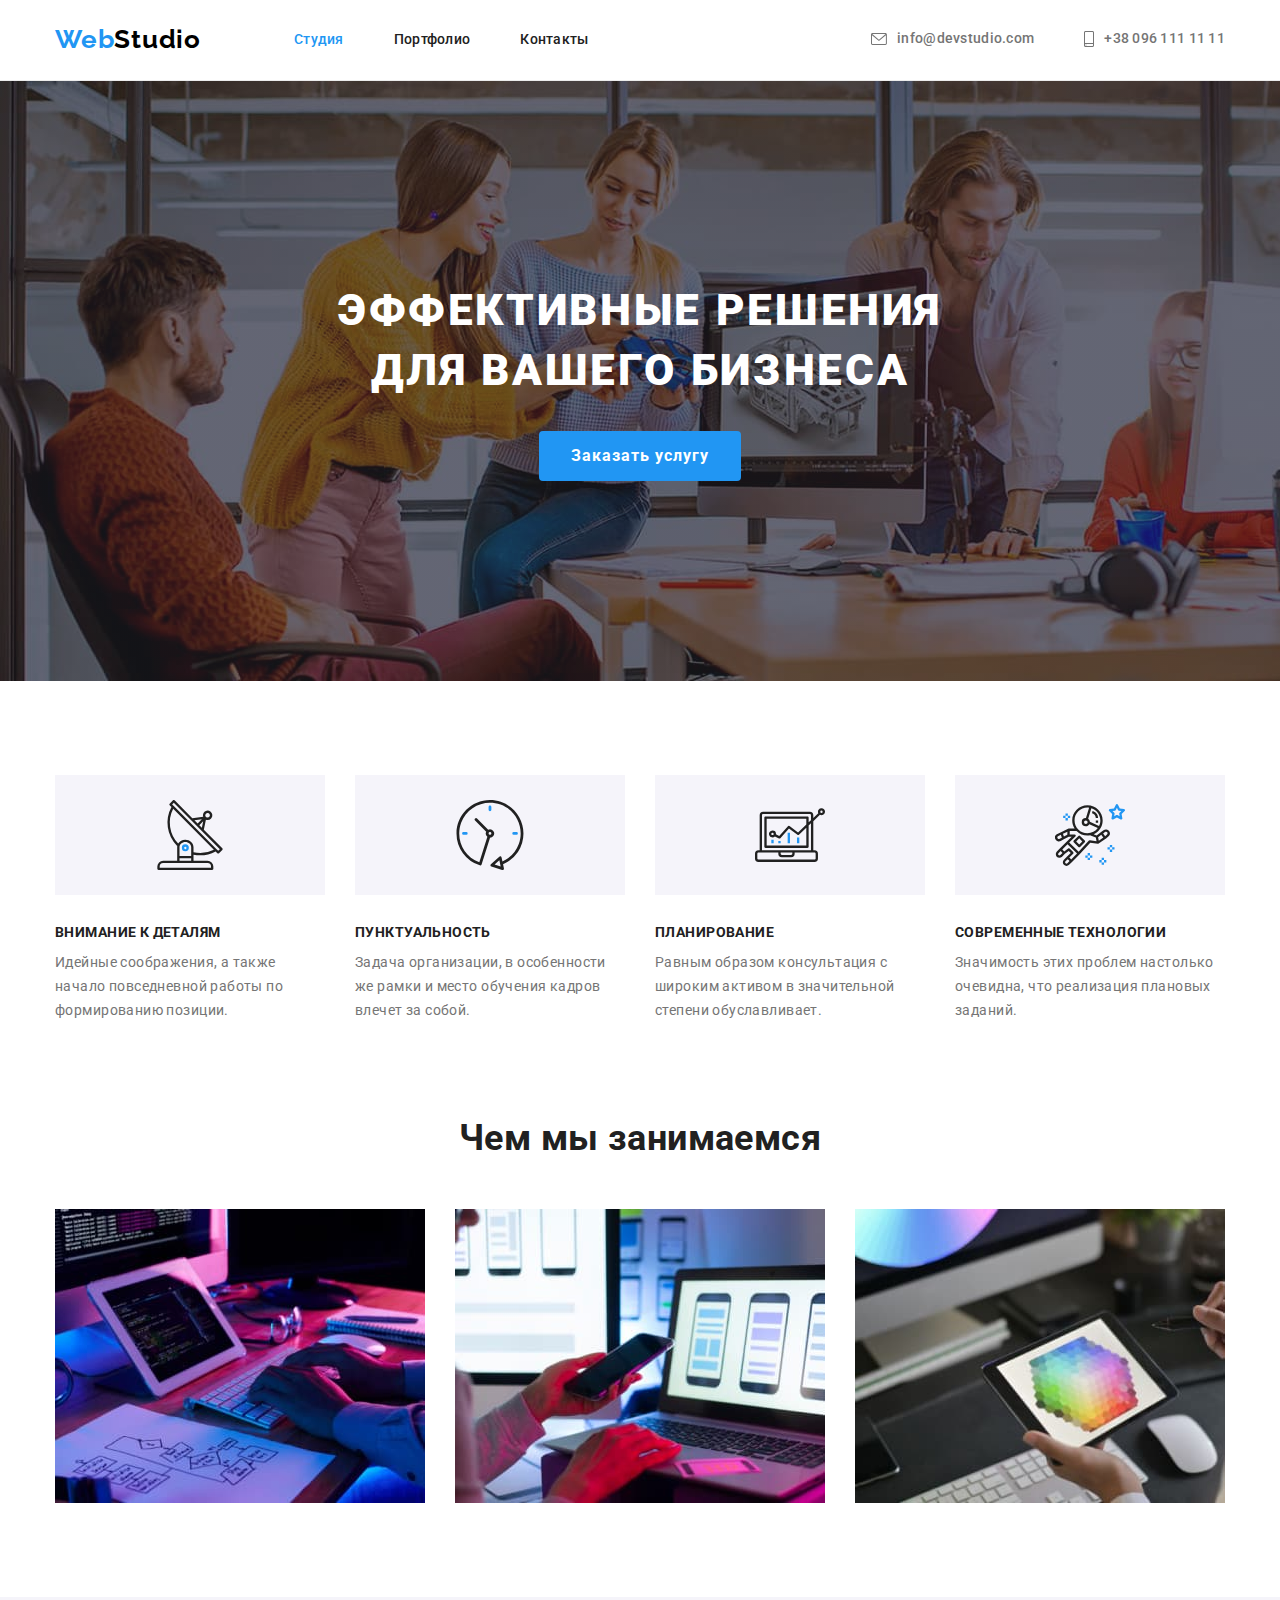
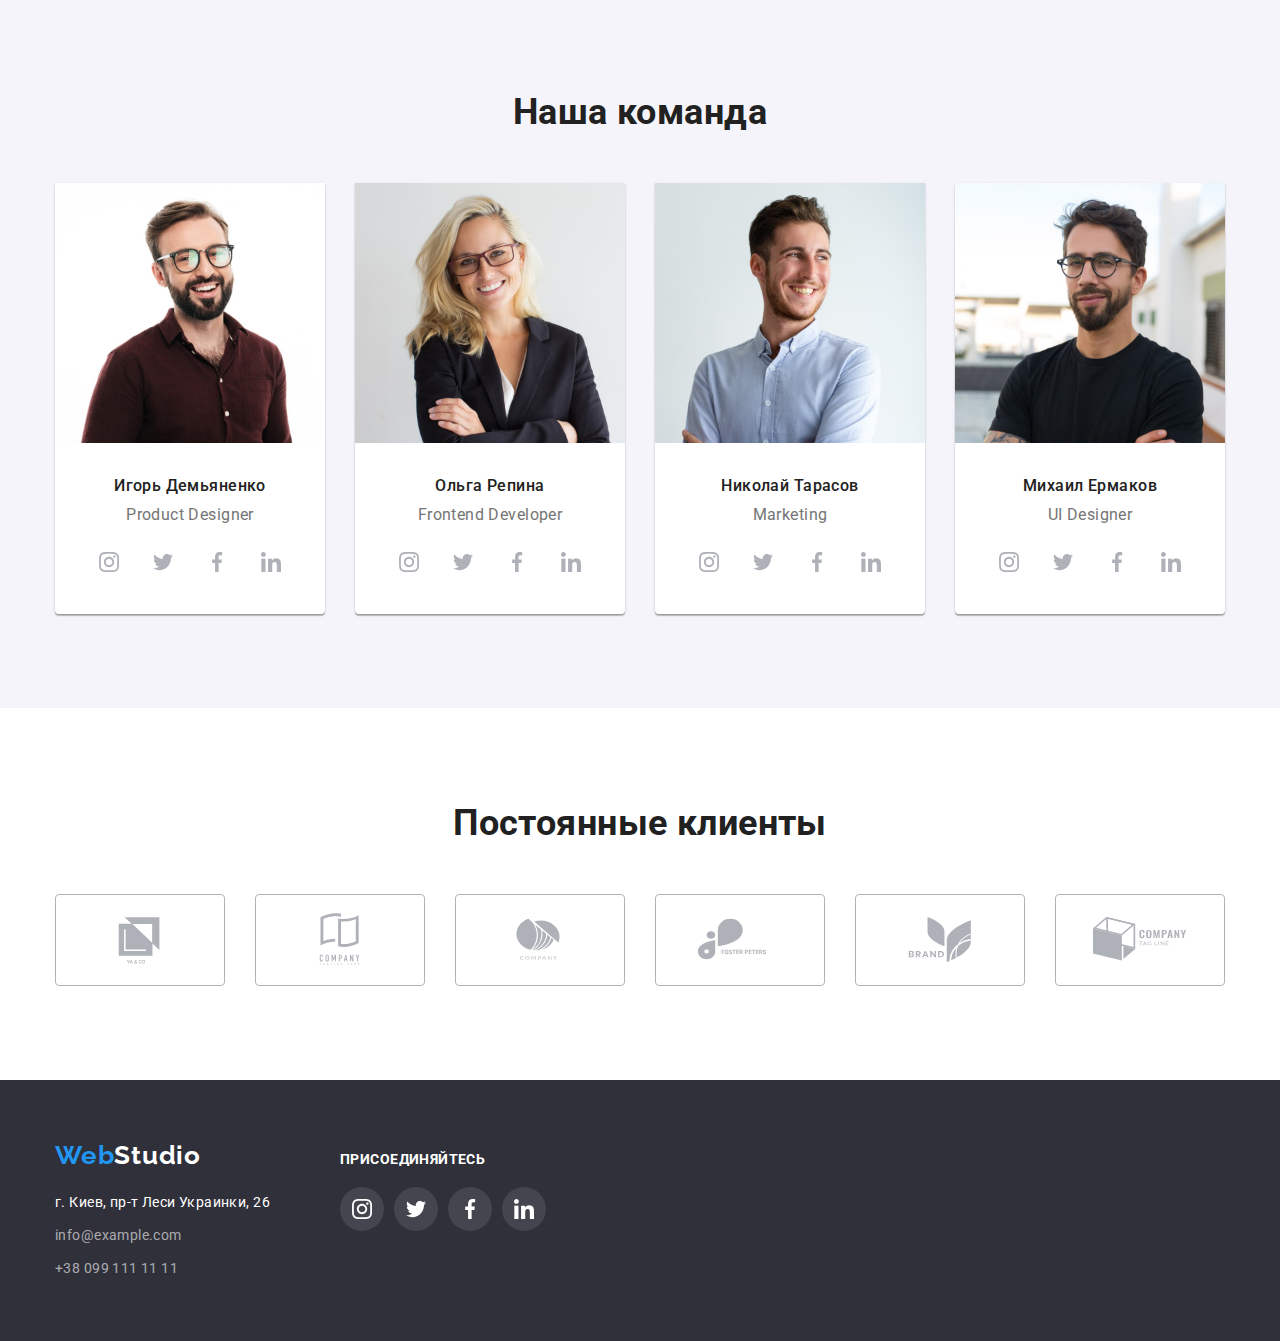
<file: index.html>
<!DOCTYPE html>
<html lang="ru">
<head>
    <meta charset="UTF-8">
    <meta http-equiv="X-UA-Compatible" content="IE=edge">
    <meta name="viewport" content="width=, initial-scale=1.0">
    <title>Студия</title>
    <link href="https://fonts.googleapis.com/css2?family=Raleway:wght@700&family=Roboto:wght@400;500;700;900&display=swap"
        rel="stylesheet">
        <link rel="preconnect" href="https://fonts.googleapis.com">
        <link rel="preconnect" href="https://fonts.gstatic.com" crossorigin>
    <link rel="stylesheet" href="https://cdnjs.cloudflare.com/ajax/libs/modern-normalize/1.1.0/modern-normalize.min.css"> 
    <link rel="stylesheet" href="./css/styles.css">
 
    
</head>
<body>
    <header class="header">
            <div class="container">
                <nav class="header-navigation">
                <a href="" class="header-logo link"><span>Web</span>Studio</a>  
        <ul class="header-list list">
            <li class="header-item pointer"><a href="" class="header-link current">Студия</a></li>
            <li class="header-item pointer"><a href="./portfolio.html" class="header-link">Портфолио</a></li>
            <li class="header-item pointer"><a href="" class="header-link">Контакты</a></li>
        </ul>
        </nav>
    <ul class="header-contacts-list list">
        <li class="header-mail-li">
            <a class="header-mail link" href="http://info@devstudio.com">
            <svg class="mail-icon" width="16" height="12">
                <use href="./images/symbol-defs.svg#icon-envelope"></use>
            </svg>
            info@devstudio.com 
            </a></li>
        <li class="header-tel-li">
            <a class="header-tel link" href="tel:+380961111111">
                <svg class="phone-icon" width="10" height="16">
                    <use href="./images/symbol-defs.svg#icon-smartphone"></use>
                </svg>
            +38 096 111 11 11</a></li>
    </ul>
    </div>

    
    </header>
    <main>
        <section class="hero">
            <div class="hero-content">
            <div class="container">
            <h1 class="hero-title">Эффективные решения для вашего бизнеса</h1>
            <button type="button" class="hero-btn pointer">Заказать услугу</button>
            </div>
            </div>
        </section>
        <section class="feature">
            <div class="container">
            <h2 hidden>Особенности</h2>
            
         <ul class="feature-list list">
             <li class="feature-item antenna">
              
                 <!-- <div class="feature-box"> -->
                     
                <!-- </div> -->
                
                 <h3 class="feature-title">Внимание к деталям</h3>
                 <p class="feature-text">Идейные соображения, а также начало повседневной работы по формированию позиции.</p>
             </li>
             <li class="feature-item clock">
                
                 <h3 class="feature-title">Пунктуальность</h3>
                 <p class="feature-text">Задача организации, в особенности же рамки и место обучения кадров влечет за собой.</p>
             </li>
             <li class="feature-item vector">
                
                 <h3 class="feature-title">Планирование</h3>
                 <p class="feature-text">Равным образом консультация с широким активом в значительной степени обуславливает.</p>
             </li>
             <li class="feature-item austronaut">
                
                 <h3 class="feature-title">Современные технологии</h3>
                 <p class="feature-text">Значимость этих проблем настолько очевидна, что реализация плановых заданий.</p>
             </li>
         </ul>
        </div>
        </section>
        <section class="direction">
            <div class="container">
            <h2 class="direction-title">Чем мы занимаемся</h2>
            <ul class="direction-list list">
                <li class="direction-item"><img src="./images/box1.jpg" alt="Десктопные приложения" width="370" class="direction-icon">
                <!-- <p class="direction-desk">Десктопные приложения</p> -->
            </li>
                <li class="direction-item"><img src="./images/box2.jpg" alt="Мобильные приложения" width="370" class="direction-icon">
                <!-- <p class="direction-desk">Мобильные приложения</p> -->
            </li>
                <li class="direction-item"><img src="./images/box3.jpg" alt="Дизайнерские решения" width="370" class="direction-icon">
                <!-- <p class="direction-desk">Дизайнерские решения</p> -->
            </li>
            </ul>
            </div>
        </section>
        <section class="team">
        <div class="container">
            <h2 class="team-title">Наша команда</h2>
          <ul class="team-list list">
              <li class="team-item">
        <img src="./images/img4.jpg" alt="Игорь Демьяненко" width="270" class="team-icon">
        <div class="about-team-item">
        <h3 class="team-item-title">Игорь Демьяненко</h3>
        <p class="specialty-text">Product Designer</p></div>
    <ul class="team-soc-list list">
        <li class="team-soc-item"><a href="" class="team-soc-link">
            <svg class="team-soc-icon" width="20" height="20">
                <use href="./images/symbol-defs.svg#icon-instagram-2"></use>
            </svg>
        </a></li>
        <li class="team-soc-item"><a href="" class="team-soc-link">
            <svg class="team-soc-icon" width="20" height="20">
                <use href="./images/symbol-defs.svg#icon-twitter-1"></use>
            </svg>
        </a></li>
        <li class="team-soc-item"><a href="" class="team-soc-link">
            <svg class="team-soc-icon" width="20" height="20">
                <use href="./images/symbol-defs.svg#icon-facebook-1"></use>
            </svg>
        </a></li>
        <li class="team-soc-item"><a href="" class="team-soc-link">
            <svg class="team-soc-icon" width="20" height="20">
                <use href="./images/symbol-defs.svg#icon-linkedin-1"></use>
            </svg>
        </a></li>
    </ul>    
    </li>
              <li class="team-item">
        <img src="./images/img1.jpg" alt="Ольга Репина" width="270" class="team-icon">
        <div class="about-team-item">
        <h3 class="team-item-title">Ольга Репина</h3>
        <p class="specialty-text">Frontend Developer</p></div>
    <ul class="team-soc-list list">
        <li class="team-soc-item"><a href="" class="team-soc-link">
            <svg class="team-soc-icon" width="20" height="20">
                <use href="./images/symbol-defs.svg#icon-instagram-2"></use>
            </svg>
        </a></li>
        <li class="team-soc-item"><a href="" class="team-soc-link">
            <svg class="team-soc-icon" width="20" height="20">
                <use href="./images/symbol-defs.svg#icon-twitter-1"></use>
            </svg>
        </a></li>
        <li class="team-soc-item"><a href="" class="team-soc-link">
            <svg class="team-soc-icon" width="20" height="20">
                <use href="./images/symbol-defs.svg#icon-facebook-1"></use>
            </svg>
        </a></li>
        <li class="team-soc-item"><a href="" class="team-soc-link">
            <svg class="team-soc-icon" width="20" height="20">
                <use href="./images/symbol-defs.svg#icon-linkedin-1"></use>
            </svg>
        </a></li>
    </ul>
    </li>
              <li class="team-item">
        <img src="./images/img2.jpg" alt="Николай Тарасов" width="270" class="team-icon">
        <div class="about-team-item">
        <h3 class="team-item-title">Николай Тарасов</h3>
        <p class="specialty-text">Marketing</p></div>
    <ul class="team-soc-list list">
        <li class="team-soc-item"><a href="" class="team-soc-link">
            <svg class="team-soc-icon" width="20" height="20">
                <use href="./images/symbol-defs.svg#icon-instagram-2"></use>
            </svg>
        </a></li>
        <li class="team-soc-item"><a href="" class="team-soc-link">
            <svg class="team-soc-icon" width="20" height="20">
                <use href="./images/symbol-defs.svg#icon-twitter-1"></use>
            </svg>
        </a></li>
        <li class="team-soc-item"><a href="" class="team-soc-link">
            <svg class="team-soc-icon" width="20" height="20">
                <use href="./images/symbol-defs.svg#icon-facebook-1"></use>
            </svg>
        </a></li>
        <li class="team-soc-item"><a href="" class="team-soc-link">
            <svg class="team-soc-icon" width="20" height="20">
                <use href="./images/symbol-defs.svg#icon-linkedin-1"></use>
            </svg>
        </a></li>
    </ul>
    </li>
              <li class="team-item">
        <img src="./images/img3.jpg" alt="Михаил Ермаков" width="270" class="team-icon">
        <div class="about-team-item">
        <h3 class="team-item-title">Михаил Ермаков</h3>
        <p class="specialty-text">UI Designer</p></div>
    <ul class="team-soc-list list">
        <li class="team-soc-item"><a href="" class="team-soc-link">
            <svg class="team-soc-icon" width="20" height="20">
                <use href="./images/symbol-defs.svg#icon-instagram-2"></use>
            </svg>
        </a></li>
        <li class="team-soc-item"><a href="" class="team-soc-link">
            <svg class="team-soc-icon" width="20" height="20">
                <use href="./images/symbol-defs.svg#icon-twitter-1"></use>
            </svg>
        </a></li>
        <li class="team-soc-item"><a href="" class="team-soc-link">
            <svg class="team-soc-icon" width="20" height="20">
                <use href="./images/symbol-defs.svg#icon-facebook-1"></use>
            </svg>
        </a></li>
        <li class="team-soc-item"><a href="" class="team-soc-link">
            <svg class="team-soc-icon" width="20" height="20">
                <use href="./images/symbol-defs.svg#icon-linkedin-1"></use>
            </svg>
        </a></li>
    </ul>
    </li>
          </ul>
        </div>
        </section>
        <section class="clients">
            <div class="container">
                <h2 class="clients-title">Постоянные клиенты</h2>
                <ul class="clients-list list">
                    <li class="clients-item"><a href="" class="clients-link">
                        <svg class="follow-icon" width="106" height="60">
                            <use href="./images/symbol-defs.svg#icon-Logo"></use>
                        </svg>
                    </a></li>
                    <li class="clients-item"><a href="" class="clients-link">
                        <svg class="follow-icon" width="106" height="60">
                            <use href="./images/symbol-defs.svg#icon-Logo-1"></use>
                        </svg>
                    </a></li>
                    <li class="clients-item"><a href="" class="clients-link">
                        <svg class="follow-icon" width="106" height="60">
                            <use href="./images/symbol-defs.svg#icon-Logo-2"></use>
                        </svg>
                    </a></li>
                    <li class="clients-item"><a href="" class="clients-link">
                        <svg class="follow-icon" width="106" height="60">
                            <use href="./images/symbol-defs.svg#icon-Logo-3"></use>
                        </svg>
                    </a></li>
                    <li class="clients-item"><a href="" class="clients-link">
                        <svg class="follow-icon" width="106" height="60">
                            <use href="./images/symbol-defs.svg#icon-Logo-4"></use>
                        </svg>
                    </a></li>
                    <li class="clients-item"><a href="" class="clients-link">
                        <svg class="follow-icon" width="106" height="60">
                            <use href="./images/symbol-defs.svg#icon-Logo-5"></use>
                        </svg>
                    </a></li>
                </ul>

            </div>
        </section>
    </main>
    <footer class="footer">
      
        <div class="container">
            <div class="footer-content">
            <div class="footer-contact">
        <a href="" class="footer-logo link"><span>Web</span>Studio</a>
        <address>
            <ul class="address list list">
            <li class="footer-item pointer"><a href="" class="footer-add-link link">г. Киев, пр-т Леси Украинки, 26</a></li>
            <li class="footer-item pointer"><a href="mailto:info@example.com" class="footer-link link">info@example.com</a></li>
            <li class="footer-item pointer"><a href="tel:+380991111111" class="footer-link link">+38 099 111 11 11</a></li>
        </ul>
    </address>  
    </div>
    <div class="follow">
        <h2 class="follow-title">присоединяйтесь</h2>
        <ul class="follow-list list">
        <li class="follow-item"><a href="" class="follow-link">
            <svg class="follow-icon" width="20" height="20">
                <use href="./images/symbol-defs.svg#icon-instagram-2"></use>
            </svg>
        </a></li>
        <li class="follow-item"><a href="" class="follow-link">
            <svg class="follow-icon" width="20" height="20">
                <use href="./images/symbol-defs.svg#icon-twitter-1"></use>
            </svg>
        </a></li>
        <li class="follow-item"><a href="" class="follow-link">
            <svg class="follow-icon" width="20" height="20">
                <use href="./images/symbol-defs.svg#icon-facebook-1"></use>
            </svg>
        </a></li>
        <li class="follow-item"><a href="" class="follow-link">
            <svg class="follow-icon" width="20" height="20">
                <use href="./images/symbol-defs.svg#icon-linkedin-1"></use>
            </svg>
        </a></li>
        </ul>
    </div>
</div>
</div>
    </footer>
</body>
</html>
</file>
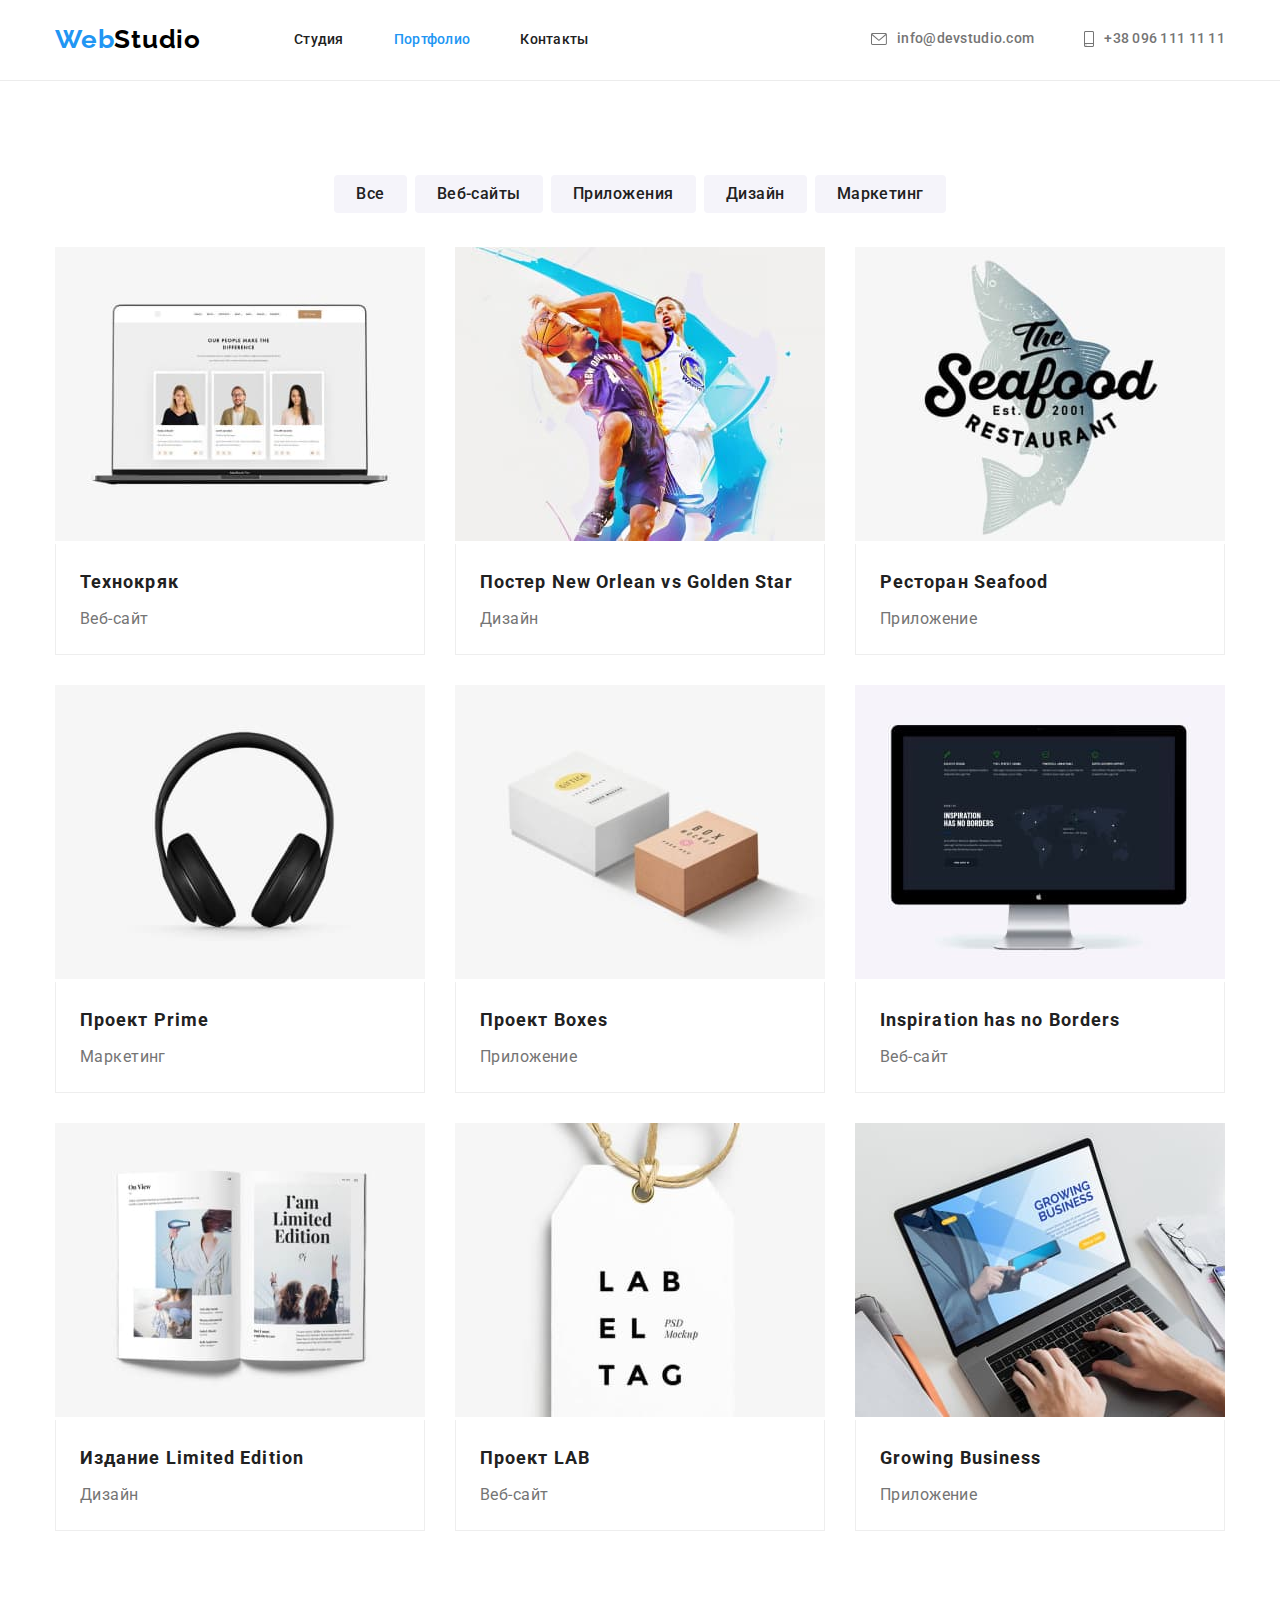
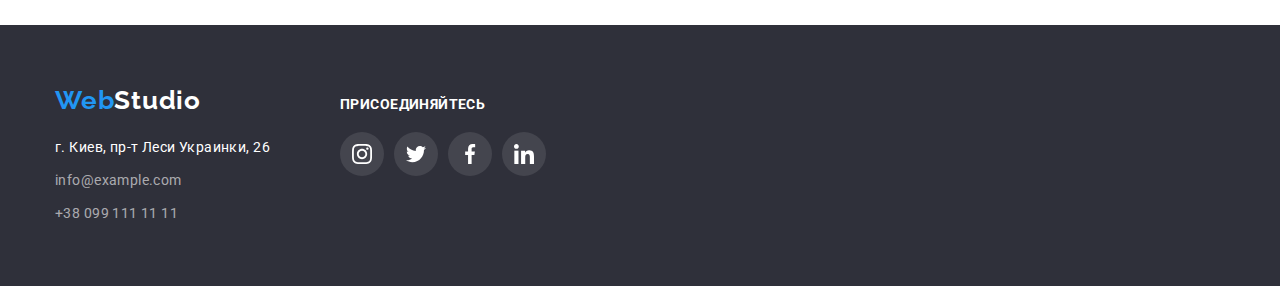
<file: portfolio.html>
<!DOCTYPE html>
<html lang="en">
<head>
    <meta charset="UTF-8">
    <meta http-equiv="X-UA-Compatible" content="IE=edge">
    <meta name="viewport" content="width=device-width, initial-scale=1.0">
    <title>Портфолио</title>
    <link href="https://fonts.googleapis.com/css2?family=Raleway:wght@700&family=Roboto:wght@400;500;700;900&display=swap"
        rel="stylesheet">
        <link rel="preconnect" href="https://fonts.googleapis.com">
        <link rel="preconnect" href="https://fonts.gstatic.com" crossorigin>
    <link rel="stylesheet" href="https://cdnjs.cloudflare.com/ajax/libs/modern-normalize/1.1.0/modern-normalize.min.css">
    <link rel="stylesheet" href="./css/styles.css">
  
    
</head>
<body>
    <header class="header">
        <div class="container">
            <nav class="header-navigation">
                <a href="" class="header-logo link"><span>Web</span>Studio</a>
                <ul class="header-list list">
                    <li class="header-item pointer"><a href="./" class="header-link ">Студия</a></li>
                    <li class="header-item pointer"><a href="./portfolio.html" class="header-link current">Портфолио</a></li>
                    <li class="header-item pointer"><a href="" class="header-link">Контакты</a></li>
                </ul>
            </nav>
            <ul class="header-contacts-list list">
                <li class="header-mail-li">
                    <a class="header-mail link" href="http://info@devstudio.com">
                        <svg class="mail-icon" width="16" height="12">
                            <use href="./images/symbol-defs.svg#icon-envelope"></use>
                        </svg>
                        info@devstudio.com
                    </a>
                </li>
                <li class="header-tel-li">
                    <a class="header-tel link" href="tel:+380961111111">
                        <svg class="phone-icon" width="10" height="16">
                            <use href="./images/symbol-defs.svg#icon-smartphone"></use>
                        </svg>
                        +38 096 111 11 11</a>
                </li>
            </ul>
        </div>
    
    </header>

    
    <main>
        <section class="samples">
            <div class="container">
        <h1 hidden>Работы</h1>
        <ul class="services-list list">
            <li><button type="button" class="services-item-btn pointer">Все</button></li>
            <li><button type="button" class="services-item-btn pointer">Веб-сайты</button></li>
            <li><button type="button" class="services-item-btn pointer">Приложения</button></li>
            <li><button type="button" class="services-item-btn pointer">Дизайн</button></li>
            <li><button type="button" class="services-item-btn pointer">Маркетинг</button></li>
        </ul>
        <ul class="examples-list list">
            <li class="examples-item">
                <a href=""class="examples-icon link"><img src="./images/img19.jpg" alt="технокряк">
<div class="about-examles">
                <h2 class="examples-title">Технокряк</h2>
                <p class="examples-text">Веб-сайт</p>
            </div></a>
            </li>
            <li class="examples-item">
                <a href="" class="examples-icon link"><img src="./images/img11.jpg" alt="Постер">
<div class="about-examles">
                <h2 class="examples-title">Постер New Orlean vs Golden Star</h2>
                <p class="examples-text">Дизайн</p>
                </div></a>
            </li>
            <li class="examples-item">
                <a href="" class="examples-icon link"><img src="./images/img12.jpg" alt="Ресторан">
<div class="about-examles">
                <h2 class="examples-title">Ресторан Seafood</h2>
                <p class="examples-text">Приложение</p>
                </div></a>
            </li>
            <li class="examples-item">
                <a href="" class="examples-icon link"><img src="./images/img13.jpg" alt="Проект Prime">
<div class="about-examles">
                <h2 class="examples-title">Проект Prime</h2>
                <p class="examples-text">Маркетинг</p>
                </div></a>
            </li>
            <li class="examples-item">
                <a href="" class="examples-icon link"><img src="./images/img14.jpg" alt="Проект Boxes">
<div class="about-examles">
                <h2 class="examples-title">Проект Boxes</h2>
                <p class="examples-text">Приложение</p>
            </div></a>
            </li>
            <li class="examples-item">
                <a href="" class="examples-icon link"><img src="./images/img15.jpg" alt="Inspiration has no Borders">
<div class="about-examles">
                <h2 class="examples-title">Inspiration has no Borders</h2>
                <p class="examples-text">Веб-сайт</p>
            </div></a>
            </li>
            <li class="examples-item">
                <a href="" class="examples-icon link"><img src="./images/img16.jpg" alt="Издание Limited Edition">
<div class="about-examles">
                <h2 class="examples-title">Издание Limited Edition</h2>
                <p class="examples-text">Дизайн</p>
                </div></a>
            </li>
            <li class="examples-item">
                <a href="" class="examples-icon link"><img src="./images/img17.jpg" alt="Проект LAB">
<div class="about-examles">
                <h2 class="examples-title">Проект LAB</h2>
                <p class="examples-text">Веб-сайт</p>
            </div></a>
            </li>
            <li class="examples-item">
                <a href="" class="examples-icon link"><img src="./images/img18.jpg" alt="Growing Business">
<div class="about-examles">
                <h2 class="examples-title">Growing Business</h2>
                <p class="examples-text">Приложение</p>
            </div></a>
            </li>
        </ul>
        </div>
    </section>
</main>
<footer class="footer">

    <div class="container">
        <div class="footer-content">
            <div class="footer-contact">
                <a href="" class="footer-logo link"><span>Web</span>Studio</a>
                <address>
                    <ul class="address list list">
                        <li class="footer-item pointer"><a href="" class="footer-add-link link">г. Киев, пр-т Леси
                                Украинки, 26</a></li>
                        <li class="footer-item pointer"><a href="mailto:info@example.com"
                                class="footer-link link">info@example.com</a></li>
                        <li class="footer-item pointer"><a href="tel:+380991111111" class="footer-link link">+38 099 111
                                11 11</a></li>
                    </ul>
                </address>
            </div>
            <div class="follow">
                <h2 class="follow-title">присоединяйтесь</h2>
                <ul class="follow-list list">
                    <li class="follow-item"><a href="" class="follow-link">
                            <svg class="follow-icon" width="20" height="20">
                                <use href="./images/symbol-defs.svg#icon-instagram-2"></use>
                            </svg>
                        </a></li>
                    <li class="follow-item"><a href="" class="follow-link">
                            <svg class="follow-icon" width="20" height="20">
                                <use href="./images/symbol-defs.svg#icon-twitter-1"></use>
                            </svg>
                        </a></li>
                    <li class="follow-item"><a href="" class="follow-link">
                            <svg class="follow-icon" width="20" height="20">
                                <use href="./images/symbol-defs.svg#icon-facebook-1"></use>
                            </svg>
                        </a></li>
                    <li class="follow-item"><a href="" class="follow-link">
                            <svg class="follow-icon" width="20" height="20">
                                <use href="./images/symbol-defs.svg#icon-linkedin-1"></use>
                            </svg>
                        </a></li>
                </ul>
            </div>
        </div>
    </div>
</footer>
      
</body>
</html>
</file>
<file: css/styles.css>
:root {
    --header-color: #212121;
    --contacts-color: #757575;
    --main-title-color: #FFFFFF;
    --second-title-color: #212121;
    --btn-color: #2196F3;
    --accent-color: #2196F3;
    --main-text-color: #757575;
    --hero-footer-bgc-color: #2F303A;
    --bcg-card-color: #F5F4FA;
    --head-logo-color: #000000;
    --footer-logo-color: #FFFFFF;
}
body {
    font-family: "Roboto", sans-serif;
    font-size: 14px;
    letter-spacing: 0.03em;
    color: var(--main-text-color);
}
    p,
    h1,
    h2,
    h3,
    h4
     {
        margin: 0;
    }
    ul
    {
        padding-left: 0;
        margin: 0;
}
.container {
    
    width: 1200px;
    padding-left: 15px;
    padding-right: 15px;
    margin: 0 auto;
    /* outline: 1px solid red; */
}
/* ---------------------------HEADER-------------------------- */
header {
    background-color: var(--main-title-color);
    padding-top: 24px;
    padding-bottom: 25px;
    border-bottom: 1px solid #ECECEC;
}
span {
    font-family: 'Raleway';
    font-style: normal;
    font-weight: 700;
    font-size: 26px;
    line-height: 1.19;
    letter-spacing: 0.03em;
    color: var(--accent-color);
}
.header-logo {
    font-family: 'Raleway';
    font-style: normal;
    font-weight: 700;
    font-size: 26px;
    line-height: 1.19;
    letter-spacing: 0.03em;
    color: var(--head-logo-color) }
    .list {
        list-style: none;
        margin-top: 0px;
    }
    .link {
        text-decoration: none;
    }
    .header .container {
        display: flex;
        align-items: center;
    }
    
   .header-navigation {
       display: flex;
       align-items: center; 
   }
    
    .header-list {
        display: flex;
        margin-left: 93px;
    }
    .header-item:not(:last-child){ 
        margin-right: 50px;
    }
    .header-link {
        font-weight: 500;
        font-size: 14px;
        line-height: 1.14;
        letter-spacing: 0.02em;
        text-decoration: none;
        color: var(--header-color);
    }
    .pointer {
        cursor: pointer;
    }
    .header-link:hover,
    .header-link:focus {
        color: var(--accent-color);
    }
    .header-list .header-link.current {
        color: var(--accent-color);
    }
      
    .header-contacts-list{
     display: flex;
    margin-left: auto;
    justify-content: center;
    }
    .header-mail-link {
        display: flex;
    }
  
    

    .header-mail {
        display: flex;
        font-weight: 500;
        font-size: 14px;
        line-height: 1.14;
        letter-spacing: 0.02em;
        color: var(--contacts-color);
        /* margin-right: 50px; */
    }
    .mail-icon {
        margin-right: 10px;
        fill: currentColor;
        align-self: center;
    }
    .header-mail:hover,
    .header-mail:focus {
        color: var(--accent-color);
    }
    .header-tel {
        display: flex;
        font-weight: 500;
        font-size: 14px;
        line-height: 1.14;
        letter-spacing: 0.02em;
        color: var(--contacts-color);
        /* margin-right: 0px; */
    }
    .phone-icon {
        margin-right: 10px;
        fill: currentColor;
        align-self: center;
    }
    .header-mail-li {
        margin-right: 50px;
    }
    .header-tel-li {
        margin-right: 0px;
    }
    .header-tel:hover,
    .header-tel:focus {
        color: var(--accent-color);
    }
    .header-mail-link {
        
    }
    /* ----------------------------------------HERO------------------------------------------- */
    .hero {
     text-align: center;
    }  
    .hero-content {
        background-color: var(--hero-footer-bgc-color);
        padding-top: 200px;
        padding-bottom: 200px;
        max-width: 1600px;
        height: 600px;
        margin-left: auto;
        margin-right: auto;
        background-image: linear-gradient(rgba(47, 48, 58, 0.4),
                rgba(47, 48, 58, 0.4)),
            url(../images/hero-img.jpg);
    }
    .hero-title {
    font-weight: 900;
    font-size: 44px;
    width: 696px;;
    line-height: 1.36;
    /* text-align: center; */
    letter-spacing: 0.06em;
    text-transform: uppercase;
    color: var(--main-title-color);
    margin: 0 auto;
    margin-bottom: 30px;

    }
    .hero-btn {
    display: inline-block;
    font-family: 'Roboto';
    font-weight: 700;
    font-size: 16px;
    line-height: 1.88;
    /* display: flex; */
    align-items: center;
    text-align: center;
    letter-spacing: 0.06em;
    color: var(--main-title-color);
    background-color: var(--accent-color);
    border: none;
    border-radius: 4px;
    padding: 10px 32px;
    }
    /* ------------------------------------FEATURE----------------------------------- */
  .feature {
    padding-top: 94px;
    padding-bottom: 94px;
  }
  .feature-list {
      display: flex;
  }
    .feature-title {
        font-weight: 700;
        font-size: 14px;
        line-height: 1.14;
        text-transform: uppercase;
        color: var(--second-title-color);
        margin-top: 0px;
        margin-bottom: 10px;
    }
    .feature-item {
       display: block;
        width: 270px;
        margin-right: 30px;
    }
    .feature-item::before {
        content: '';
        display: block;
        width: 270px;
        height: 120px;
        margin-bottom: 30px;
        background-color: #F5F4FA;
        background-repeat: no-repeat;
        background-position: center;
    }
    .antenna::before {
        background-image: url('../images/features/antenna.svg');
    }
    
    .clock::before {
        background-image: url('../images/features/clock.svg');
    }
    
    .vector::before {
        background-image: url('../images/features/diagram.svg');
    }
    
    .austronaut::before {
        background-image: url('../images/features/astronaut.svg');
    }
    .feature-item:last-child {
        margin-right: 0px;
    }
    .feature-text {
        line-height: 1.71;
        max-width: 270px;
        margin-top: 0px;
    }
    /* -------------------------------------direction--------------------------------------- */
    .direction {
        padding-bottom: 94px;
    }
    .direction-list {
        display: flex;
    }
    .direction-item {
       /* position: relative; */
    margin-right: 30px;
    }
    .direction-icon {
    display: block;
    width: 100%;
    height: auto;
    
    }
    .direction-item:last-child {
        margin-right: 0px;
    }
    .direction-title {
        font-weight: 700;
        font-size: 36px;
        line-height: 1.17;
        text-align: center;
        color: var(--second-title-color);
        margin-bottom: 50px;
        margin-top: 0px;
    }

    /* .direction-desk {
        position: absolute;
        display: flex;
        bottom: 0;
        width: 100%;
        height: 70px;
        background-color: rgba(47, 48, 58, 0.8);
        align-items: center;
        justify-content: center;
        
        font-weight: 700;
        font-size: 14px;
        line-height: 1.14;
        letter-spacing: 0.03em;
        text-transform: uppercase;
        color: var(--main-title-color);
    } */
   
    .team {
        background-color: var(--bcg-card-color);
   padding-top: 94px;
   padding-bottom: 94px;
    }
   .team-list {
    display: flex;
   }
    .team-item {
        margin-right: 30px;
        background: #FFFFFF;
        box-shadow: 0px 1px 3px rgba(0, 0, 0, 0.12),
        0px 1px 1px rgba(0, 0, 0, 0.14),
        0px 2px 1px rgba(0, 0, 0, 0.2);
        border-radius: 0px 0px 4px 4px;
    }
    .team-item:last-child {
        margin-right: 0px;
    }
    .team-title {
        font-weight: 700;
        font-size: 36px;
        line-height: 1.17;
        text-align: center;
        color: var(--second-title-color);
        margin-bottom: 50px;
        margin-top: 0px;
    }
    .team-soc-item 
     
    .team-icon {
        display: block;
        width: 100%;
        height: auto;
       
    }
    .about-team-item {
        padding-top: 30px;
        /* padding-bottom: 30px; */
        margin-bottom: 16px;
    }
    .team-item-title {
        font-weight: 500;
        font-size: 16px;
        line-height: 1.19;
        text-align: center;
        color: var(--second-title-color);
        margin-bottom: 10px;
        margin-top: 0px;
    }
    .specialty-text {
        font-size: 16px;
        line-height: 1.19;
        text-align: center;
        margin-top: 0px;
    }
    .team-soc-list {
        display: flex;
        justify-content: center;
        padding-bottom: 30px;
    }
    .team-soc-link {
        width: 44px;
        height: 44px;
        background-color: #FFFFFF;
        border-radius: 50%;
        display: flex;
        justify-content: center;
        align-items: center;
        fill: #AFB1B8;
    }
    /* .team-soc-icon {
        fill: #AFB1B8;
    } */
    .team-soc-link:hover,
    .team-soc-link:focus {
        background-color: #2196F3;
        fill: #FFFFFF;
    }
    .team-soc-item + .team-soc-item {
        margin-left: 10px;
    }
    /* ------------------------------------------CLIENTS------------------------------------ */
    .clients {
        padding-top: 94px;
        padding-bottom: 94px;
    }
    .clients-title {
        font-weight: 700;
        font-size: 36px;
        line-height: 1.17;
        text-align: center;
        color: var(--second-title-color);
        margin-bottom: 50px;
        margin-top: 0px;
    }
    .clients-list {
        display: flex;
        justify-content: center;
        
    }
.clients-item + .clients-item {
    margin-left: 30px;
}
    .clients-link {
        display: flex;
        width: 170px;
        height: 92px;
        /* background-color: #2196F3; */
        border: 1px solid #AFB1B8;
        border-radius: 4px;
        justify-content: center;
        align-items: center;
        fill: #AFB1B8;
        
    }
    .clients-link:hover,
    .clients-link:focus {
        fill: #2196F3;
        border: 1px solid #2196F3;
    }
    /* .mail-icon  */
/* ---------------------------------------FOOTER----------------------------------- */
 
.footer {
        max-width: 1600px;
        background-color: var(--hero-footer-bgc-color);
        
        padding-top: 60px;
        padding-bottom: 60px;
        margin-left: auto;
        margin-right: auto;
        /* display: flex; */
        align-items: center;
    }
 
    .footer-logo {
        display: inline-block;
        font-family: 'Raleway';
        font-style: normal;
        font-weight: 700;
        font-size: 26px;
        line-height: 1.19;
        letter-spacing: 0.03em;
        color: var(--footer-logo-color);
        margin-bottom: 20px;
    }
    .footer-item {
margin-bottom: 9px;
    }
    .footer-item:last-child {
margin-bottom: 0px;
    }
    .footer-add-link {
        font-style: normal;
        font-weight: 400;
        font-size: 14px;
        line-height: 1.71;
        letter-spacing: 0.03em;
        color: var(--footer-logo-color);
        
    }
    .footer-add-link:hover,
    .footer-add-link:focus {
        color: var(--accent-color);
    }
    .footer-link {
        font-style: normal;
        font-size: 14px;
        line-height: 1.71;
        letter-spacing: 0.03em;
        color: rgba(255, 255, 255, 0.6);
        
    }
    .footer-link:hover,
    .footer-link:focus {
        color: var(--accent-color);
    }
    .follow-title {
    font-family: 'Roboto';
    font-style: normal;
    font-weight: 700;
    font-size: 14px;
    line-height: 16px;
    letter-spacing: 0.03em;
    color: #FFFFFF;
    text-transform: uppercase;
    margin-bottom: 20px;
    }
    .footer-content {
        display: flex;
        align-items: baseline;
    }
    .follow {
        display: block;
        margin-left: 70px;
    }
   
    .follow-list {
        display: flex;
        justify-content: center;
    }
    .follow-link{
        width: 44px;
        height: 44px;
        background: rgba(255, 255, 255, 0.1);
        border-radius: 50%;
        display: flex;
        justify-content: center;
        align-items: center;
        fill: #FFFFFF;
    } 
    .follow-link:hover,
    .follow-link:focus {
        background-color: #2196F3;
        
    }
    /* .follow-item {

    } */
    .follow-item:not(:last-child) {
        margin-right: 10px;
    }
    /* .follow-icon {
        
    } */
    
    /* --------------------------------------------samples------------------------------------------ */
    .samples {
        padding-top: 94px;
        padding-bottom: 94px;
    }
    .services-list {
        display: flex;
        justify-content: center;
    }
    .services-list >li {
        margin-right: 8px;
    }
    .services-list>li:last-child {
        margin-right: 0px;
    }
    .services-item-btn {
        
        font-family: 'Roboto';
        font-weight: 500;
        font-size: 16px;
        line-height: 1.62;
        text-align: center;
        letter-spacing: 0.03em;
        color: var(--header-color);
        background-color: var(--bcg-card-color) ;
        border: none;
        border-radius: 4px;
        padding: 6px 22px;
    }
    .services-item-btn:hover,
    .services-item-btn:focus{
         color: var(--main-title-color);
         background-color: var(--accent-color);
        box-shadow: 0px 3px 1px rgba(0, 0, 0, 0.1),
        0px 1px 2px rgba(0, 0, 0, 0.08),
        0px 2px 2px rgba(0, 0, 0, 0.12);
        border-radius: 4px;
    }
    .services-list {
        margin-bottom: 34px;
    }
    .examples-title {
        font-weight: 700;
        font-size: 18px;
        line-height: 2;
        letter-spacing: 0.06em;
        color: var(--second-title-color);
        margin-bottom: 4px;

    }
    .examples-text {
        font-size: 16px;
        line-height: 1.88;
        color: var(--main-text-color);
       
    }
    .about-examles {
        padding: 20px 24px;
        /* padding-bottom: 20px; */
        border: 1px solid #EEEEEE;
        border-top: 0;
       
    }
    .examples-list {
        display: flex;
        flex-wrap: wrap;
        
    }
    .examples-item {
        
        margin-right: 30px;
        margin-bottom: 30px;
        /* border-bottom: 1px solid #EEEEEE; */
    }
    .examples-icon {
        
        display: block;
        width: 100%;
        height: auto;
        text-decoration: none;
        /* border-bottom: 1px solid #EEEEEE; */
    }
   
    .examples-icon:hover {
    box-shadow: 0px 1px 1px rgba(0, 0, 0, 0.12),
    0px 4px 4px rgba(0, 0, 0, 0.06),
    1px 4px 6px rgba(0, 0, 0, 0.16);
    }
    .examples-item:nth-child(3n) {
        margin-right: 0px;
    }
    .examples-item:nth-last-child(-n+3) {
        margin-bottom: 0px;
    }
</file>
